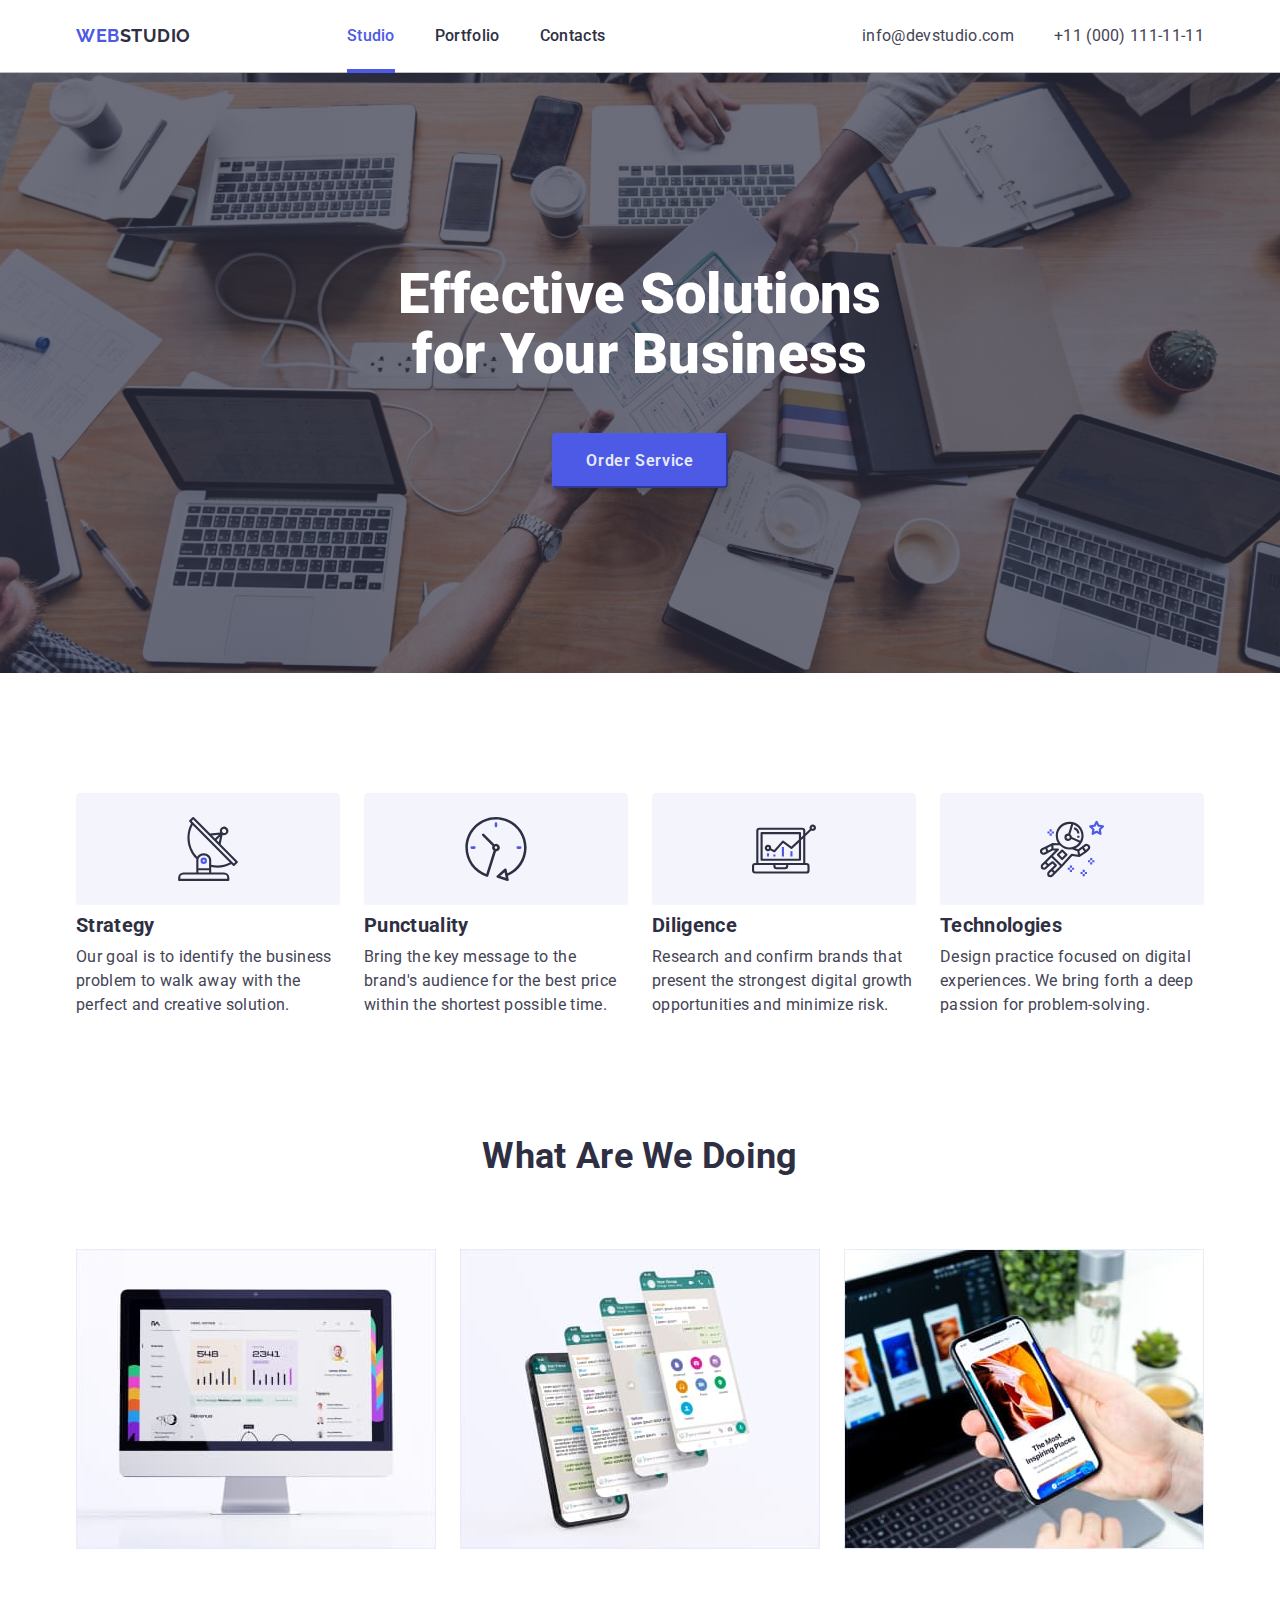
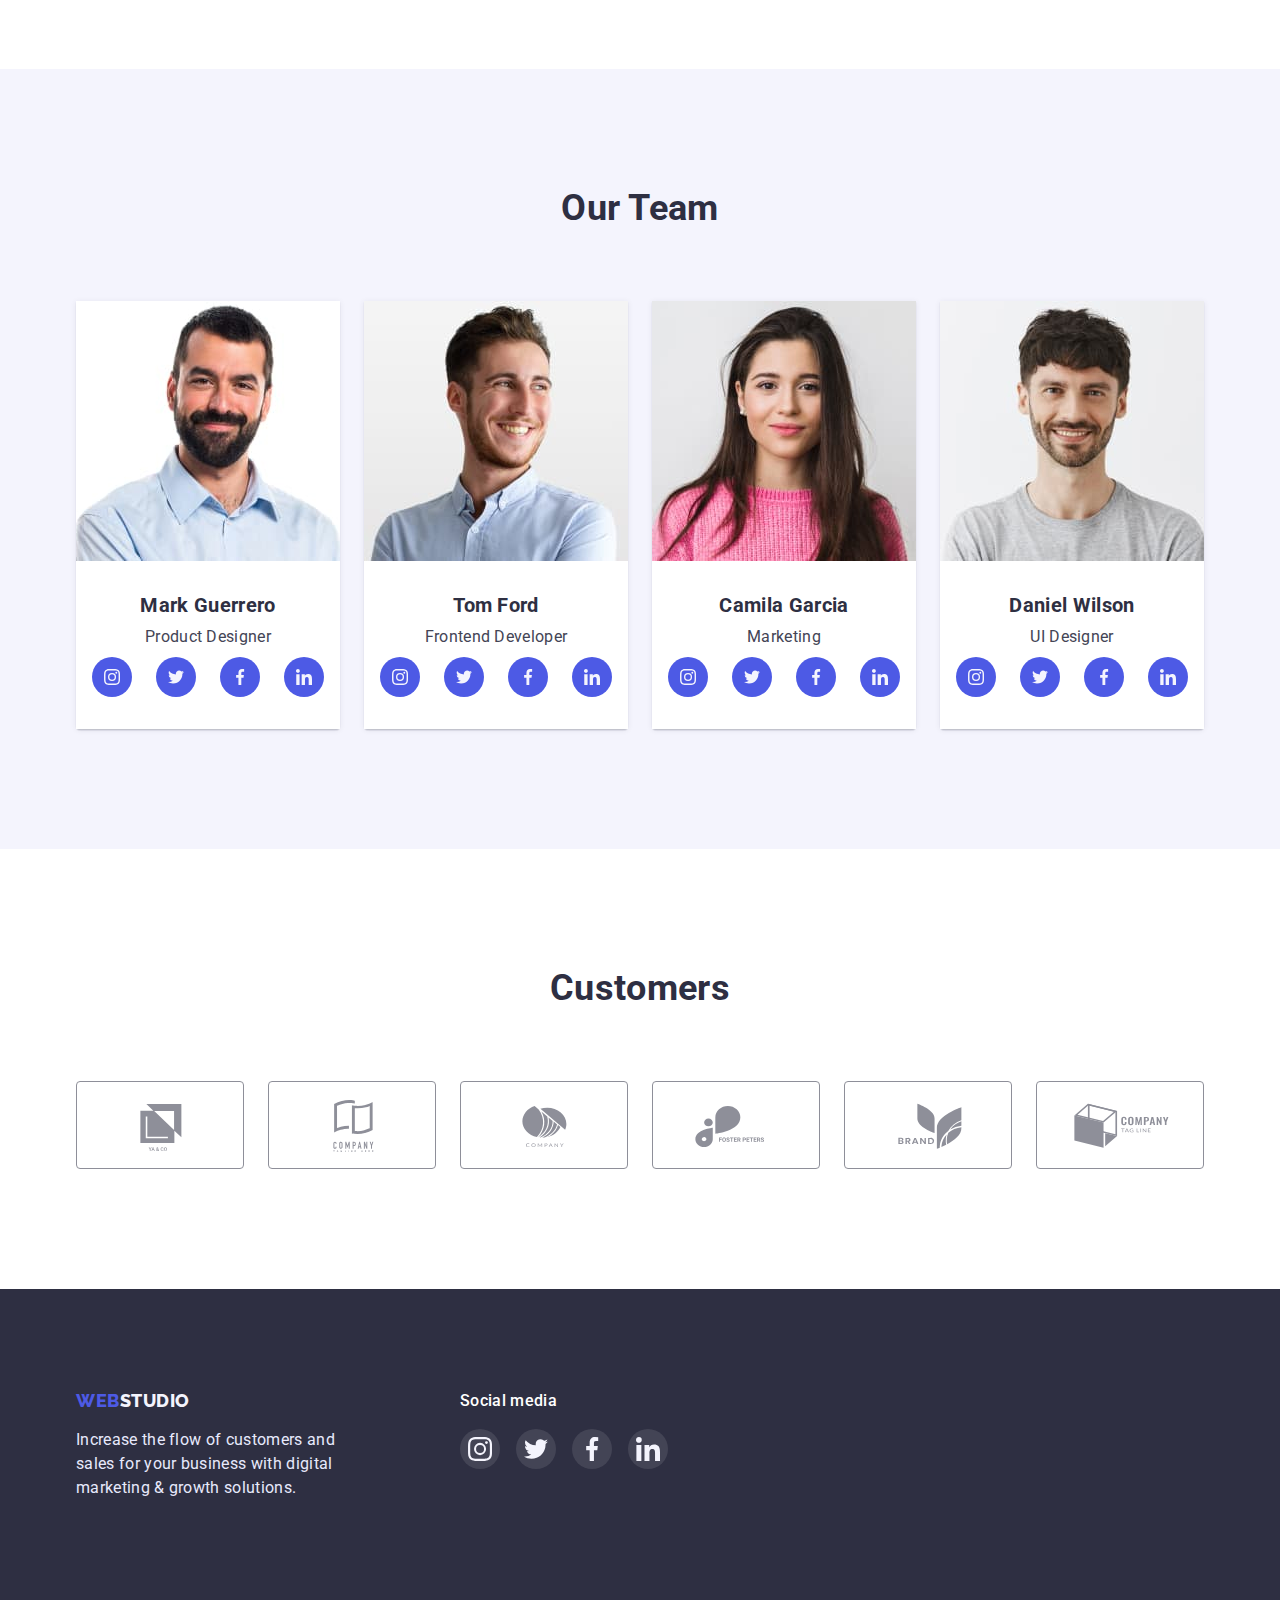
<file: index.html>
<!DOCTYPE html>
<html lang="en">
  <head>
    <meta charset="UTF-8" />
    <meta http-equiv="X-UA-Compatible" content="IE=edge" />
    <meta name="viewport" content="width=device-width, initial-scale=1.0" />
    <title>WEBSTUDIO-Lebedieva-5HW</title>
    <!-- file Normilize -->
    <link
      rel="stylesheet"
      href="https://cdnjs.cloudflare.com/ajax/libs/modern-normalize/1.1.0/modern-normalize.min.css" />
    <!-- file fonts -->
    <link rel="preconnect" href="https://fonts.googleapis.com" />
    <link rel="preconnect" href="https://fonts.gstatic.com" crossorigin />
    <link
      href="https://fonts.googleapis.com/css2?family=Raleway:wght@800&family=Roboto:wght@400;500;700;900&display=swap"
      rel="stylesheet" />
    <!-- file with styles -->
    <link rel="stylesheet" href="./css/styles.css" />
  </head>
  <body class="body">
    <!-- Header Section -->
    <header class="header">
      <div class="header-section container">
        <nav class="nav-section">
          <a class="logo link" href="./index.html">
            <span class="accent-logo">WEB</span>STUDIO</a
          >
          <ul class="site-nav list">
            <li>
              <a class="link-nav link current" href="./index.html">Studio</a>
            </li>
            <li>
              <a class="link-nav link" href="./portfolio.html">Portfolio</a>
            </li>
            <li><a class="link-nav link" href="#">Contacts</a></li>
          </ul>
        </nav>
        <ul class="contact-nav list">
          <li>
            <a
              class="link-contact link"
              href="mailto:info@devstudio.com"
              >info@devstudio.com</a
            >
          </li>
          <li>
            <a class="link-contact link" href="tel:+110001111111"
              >+11 (000) 111-11-11</a
            >
          </li>
        </ul>
      </div>
    </header>
    <main>
      <!-- Hero Section -->
      <section class="hero">
        <div class="container">
          <h1 class="hero-title">Effective Solutions for Your Business</h1>
          <button class="hero-button"  data-modal-open type="button">Order Service</button>
        </div>
      </section>
      <!-- Modal window -->
      <div data-modal class="backdrop is-hidden">
      <div class="modal">
        <button type="button" class="modal-close" data-modal-close>
           <svg class="modal-icon">
          <use href="./Images/icons.svg#close-modal"></use>
          </svg>
        </button>
      </div>
      </div>
      <!-- Benefits section -->
      <section class="benefit-section">
        <div class="container">
          <h2 class="visually-hidden">Benefits</h2>
          <ul class="benefit-list list">
            <li class="benefit-item">
              <div class="benefit-pictures">
                <svg class="benefit-icon">
                  <use href="./Images/icons.svg#antenna-1"></use>
                </svg>
              </div>
              <h3 class="title">Strategy</h3>
              <p class="text">
                Our goal is to identify the business problem to walk away with
                the perfect and creative solution.
              </p>
            </li>
            <li class="benefit-item">
              <div class="benefit-pictures">
                <svg class="benefit-icon">
                  <use href="./Images/icons.svg#clock-1"></use>
                </svg>
              </div>
              <h3 class="title">Punctuality</h3>
              <p class="text">
                Bring the key message to the brand's audience for the best price
                within the shortest possible time.
              </p>
            </li>
            <li class="benefit-item">
              <div class="benefit-pictures">
                <svg class="benefit-icon">
                  <use href="./Images/icons.svg#diagram-1"></use>
                </svg>
              </div>
              <h3 class="title">Diligence</h3>
              <p class="text">
                Research and confirm brands that present the strongest digital
                growth opportunities and minimize risk.
              </p>
            </li>
            <li class="benefit-item">
              <div class="benefit-pictures">
                <svg class="benefit-icon">
                  <use href="./Images/icons.svg#astronaut-1"></use>
                </svg>
              </div>
              <h3 class="title">Technologies</h3>
              <p class="text">
                Design practice focused on digital experiences. We bring forth a
                deep passion for problem-solving.
              </p>
            </li>
          </ul>
        </div>
      </section>
      <!-- What are we doing section -->
      <section class="section">
        <div class="container">
          <h2 class="title-wwd">What are we doing</h2>
          <ul class="wwd-list list">
            <li class="wwd-item">
              <img
                src="./Images/whatwedo/box1.jpg"
                alt="analityka"
                width="360"
                height="300" />
            </li>
            <li class="wwd-item">
              <img
                src="./Images/whatwedo/box2.jpg"
                alt="work with application"
                width="360"
                height="300" />
            </li>
            <li class="wwd-item">
              <img
                src="./Images/whatwedo/box3.jpg"
                alt="Adapting Technologies"
                width="360"
                height="300" />
            </li>
          </ul>
        </div>
      </section>
      <!-- Team Section -->
      <section class="section-team section">
        <div class="container">
          <h2 class="title-team">Our Team</h2>
          <ul class="team-list list">
            <li class="team-item">
              <img
                src="./Images/team/team-1.jpg"
                alt="Product Designer"
                width="264"
                height="260" />
              <div class="team-description">
                <h3 class="title">Mark Guerrero</h3>
                <p class="text">Product Designer</p>
                <ul class="team-social-list list">
                  <li class="team-social-item">
                    <a class="team-social-link link" href="#">
                      <svg class="team-social-icon">
                        <use href="./Images/icons.svg#instagram-2"></use>
                      </svg>
                    </a>
                  </li>
                  <li class="team-social-item">
                    <a class="team-social-link link" href="#">
                      <svg class="team-social-icon">
                        <use href="./Images/icons.svg#twitter-1"></use>
                      </svg>
                    </a>
                  </li>
                  <li class="team-social-item">
                    <a class="team-social-link link" href="#">
                      <svg class="team-social-icon">
                        <use href="./Images/icons.svg#facebook-1"></use>
                      </svg>
                    </a>
                  </li>
                  <li class="team-social-item">
                    <a class="team-social-link link" href="#">
                      <svg class="team-social-icon">
                        <use href="./Images/icons.svg#linkedin-1"></use>
                      </svg>
                    </a>
                  </li>
                </ul>
              </div>
            </li>
            <li class="team-item">
              <img
                src="./Images/team/team-2.jpg"
                alt="Frontend Developer"
                width="264"
                height="260" />
              <div class="team-description">
                <h3 class="title">Tom Ford</h3>
                <p class="text">Frontend Developer</p>
                <ul class="team-social-list list">
                  <li class="team-social-item">
                    <a class="team-social-link link" href="#">
                      <svg class="team-social-icon">
                        <use href="./Images/icons.svg#instagram-2"></use>
                      </svg>
                    </a>
                  </li>
                  <li class="team-social-item">
                    <a class="team-social-link link" href="#">
                      <svg class="team-social-icon">
                        <use href="./Images/icons.svg#twitter-1"></use>
                      </svg>
                    </a>
                  </li>
                  <li class="team-social-item">
                    <a class="team-social-link link" href="#">
                      <svg class="team-social-icon">
                        <use href="./Images/icons.svg#facebook-1"></use>
                      </svg>
                    </a>
                  </li>
                  <li class="team-social-item">
                    <a class="team-social-link link" href="#">
                      <svg class="team-social-icon">
                        <use href="./Images/icons.svg#linkedin-1"></use>
                      </svg>
                    </a>
                  </li>
                </ul>
              </div>
            </li>
            <li class="team-item">
              <img
                src="./Images/team/team-3.jpg"
                alt="Marketing Specialist"
                width="264"
                height="260" />
              <div class="team-description">
                <h3 class="title">Camila Garcia</h3>
                <p class="text">Marketing</p>
                <ul class="team-social-list list">
                  <li class="team-social-item">
                    <a class="team-social-link link" href="#">
                      <svg class="team-social-icon">
                        <use href="./Images/icons.svg#instagram-2"></use>
                      </svg>
                    </a>
                  </li>
                  <li class="team-social-item">
                    <a class="team-social-link link" href="#">
                      <svg class="team-social-icon">
                        <use href="./Images/icons.svg#twitter-1"></use>
                      </svg>
                    </a>
                  </li>
                  <li class="team-social-item">
                    <a class="team-social-link link" href="#">
                      <svg class="team-social-icon">
                        <use href="./Images/icons.svg#facebook-1"></use>
                      </svg>
                    </a>
                  </li>
                  <li class="team-social-item">
                    <a class="team-social-link link" href="#">
                      <svg class="team-social-icon">
                        <use href="./Images/icons.svg#linkedin-1"></use>
                      </svg>
                    </a>
                  </li>
                </ul>
              </div>
            </li>
            <li class="team-item">
              <img
                src="./Images/team/team-4.jpg"
                alt="UI Designer"
                width="264"
                height="260" />
              <div class="team-description">
                <h3 class="title">Daniel Wilson</h3>
                <p class="text">UI Designer</p>
                <ul class="team-social-list list">
                  <li class="team-social-item">
                    <a class="team-social-link link" href="#">
                      <svg class="team-social-icon">
                        <use href="./Images/icons.svg#instagram-2"></use>
                      </svg>
                    </a>
                  </li>
                  <li class="team-social-item">
                    <a class="team-social-link link" href="#">
                      <svg class="team-social-icon">
                        <use href="./Images/icons.svg#twitter-1"></use>
                      </svg>
                    </a>
                  </li>
                  <li class="team-social-item">
                    <a class="team-social-link link" href="#">
                      <svg class="team-social-icon">
                        <use href="./Images/icons.svg#facebook-1"></use>
                      </svg>
                    </a>
                  </li>
                  <li class="team-social-item">
                    <a class="team-social-link link" href="#">
                      <svg class="team-social-icon">
                        <use href="./Images/icons.svg#linkedin-1"></use>
                      </svg>
                    </a>
                  </li>
                </ul>
              </div>
            </li>
          </ul>
        </div>
      </section>
      <section class="section-client section">
        <div class="container">
          <h2 class="title-client">Customers</h2>
          <ul class="client-list list">
            <li class="client-item">
              <a class="client-item-link link currentColor" href="#">
                <svg class="clien-icon">
                  <use href="./Images/icons.svg#yaco"></use>
                </svg>
              </a>
            </li>
            <li class="client-item">
              <a class="client-item-link link" href="#">
                <svg class="clien-icon">
                  <use href="./Images/icons.svg#tagline"></use>
                </svg>
              </a>
            </li>
            <li class="client-item">
              <a class="client-item-link link" href="#">
                <svg class="clien-icon">
                  <use href="./Images/icons.svg#company"></use>
                </svg>
              </a>
            </li>
            <li class="client-item">
              <a class="client-item-link link" href="#">
                <svg class="clien-icon">
                  <use href="./Images/icons.svg#foster"></use>
                </svg>
              </a>
            </li>
            <li class="client-item">
              <a class="client-item-link link" href="#">
                <svg class="clien-icon">
                  <use href="./Images/icons.svg#brand"></use>
                </svg>
              </a>
            </li>
            <li class="client-item">
              <a class="client-item-link link" href="#">
                <svg class="clien-icon">
                  <use href="./Images/icons.svg#tagline2"></use>
                </svg>
              </a>
            </li>
          </ul>
        </div>
      </section>
    </main>
    <!-----Footer------>
    <footer class="footer">
      <div class="footer-section container">
        <div class="footer-information">
          <a class="logo link" href="./index.html">
            <span class="accent-logo">WEB</span>STUDIO</a
          >
          <p class="footer-text">
            Increase the flow of customers and sales for your business with
            digital marketing & growth solutions.
          </p>
        </div>
        <div class="footer-social">
          <p class="text">Social media</p>
          <ul class="footer-social-list list">
            <li class="footer-social-item">
              <a class="footer-social-link link" href="#">
                <svg class="footer-social-icon">
                  <use href="./Images/icons.svg#instagram-2"></use>
                </svg>
              </a>
            </li>
            <li class="footer-social-item">
              <a class="footer-social-link link" href="#">
                <svg class="footer-social-icon">
                  <use href="./Images/icons.svg#twitter-1"></use>
                </svg>
              </a>
            </li>
            <li class="footer-social-item">
              <a class="footer-social-link link" href="#">
                <svg class="footer-social-icon">
                  <use href="./Images/icons.svg#facebook-1"></use>
                </svg>
              </a>
            </li>
            <li class="footer-social-item">
              <a class="footer-social-link link" href="#">
                <svg class="footer-social-icon">
                  <use href="./Images/icons.svg#linkedin-1"></use>
                </svg>
              </a>
            </li>
          </ul>
        </div>
      </div>
    </footer>
   <script src="./js/modal.js"></script>
  </body>
</html>
</file>
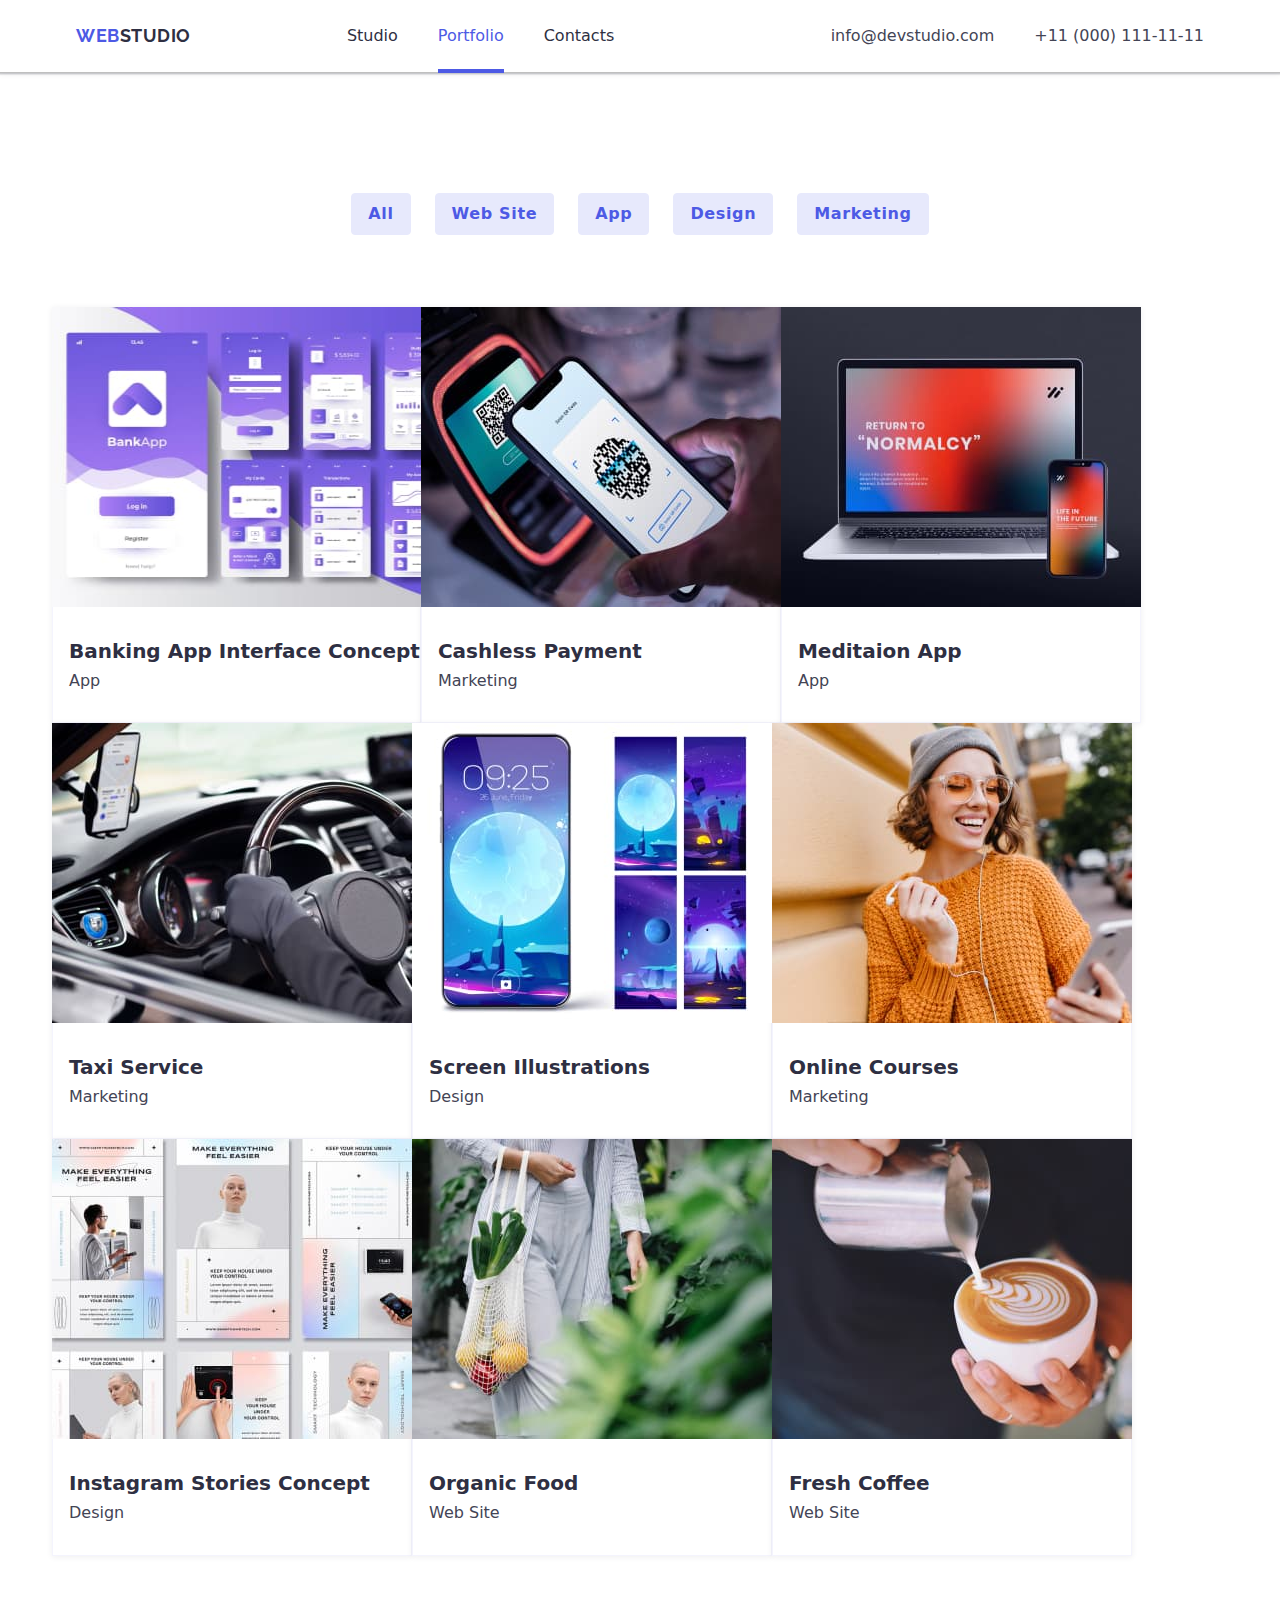
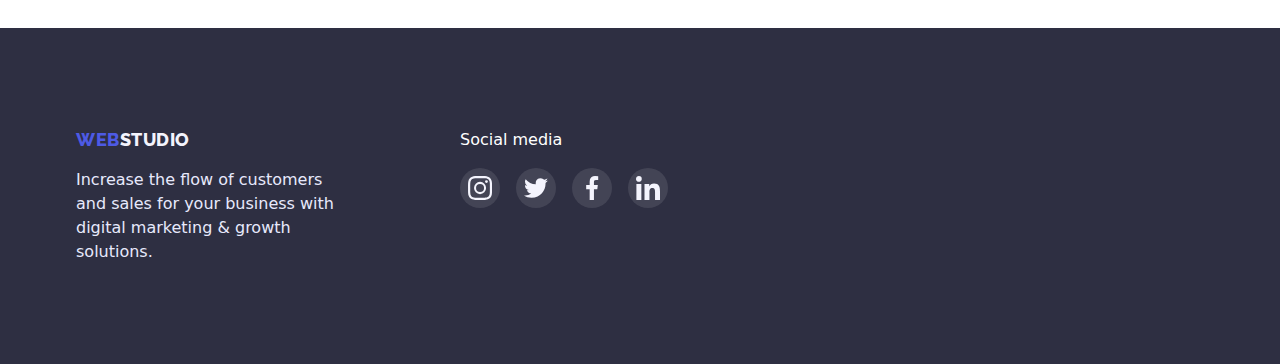
<file: portfolio.html>
<!DOCTYPE html>
<html lang="en">
  <head>
    <meta charset="UTF-8" />
    <meta http-equiv="X-UA-Compatible" content="IE=edge" />
    <meta name="viewport" content="width=device-width, initial-scale=1.0" />
    <title>Portfolio-Lebedieva-5HW</title>
    <!-- file Normilize -->
    <link rel="stylesheet" href="https://cdnjs.cloudflare.com/ajax/libs/modern-normalize/1.1.0/modern-normalize.min.css">
   <!-- file fonts -->
    <link rel="preconnect" href="https://fonts.googleapis.com">
    <link rel="preconnect" href="https://fonts.gstatic.com" crossorigin>
    <link href="https://fonts.googleapis.com/css2?family=Raleway:wght@800&family=Roboto:wght@400;500;700;900&display=swap" rel="stylesheet">
    <!-- file with styles -->
    <link rel="stylesheet" href="./css/styles.css">
  </head>
    <!-- Header Section -->
    <header class="header">
      <div class="header-section container">
      <nav class="nav-section">
        <a class="logo link" href="./index.html"> <span class="accent-logo">WEB</span>STUDIO</a>
        <ul class="site-nav list">
          <li><a class="link-nav link" href="./index.html">Studio</a></li>
          <li><a class="link-nav link current" href="./portfolio.html">Portfolio</a></li>
          <li><a class="link-nav link" href="#">Contacts</a></li>
        </ul>
      </nav>
      <ul class="contact-nav list">
        <li><a class="link-contact link" href="mailto:info@devstudio.com">info@devstudio.com</a></li>
        <li><a class="link-contact link" href="tel:+110001111111">+11 (000) 111-11-11</a></li>
      </ul>
      </div>
    </header>
<main> 
 <h1 class="portfolio-title visually-hidden">Our portfolio</h1>
    <!-- Section Filters -->
 <section class="section">
   <div class="container">
<ul class="filters-list list">
    <li class="filters-item"><button class="button" type="button">All</button></li>
    <li class="filters-item"><button class="button" type="button">Web Site</button></li>
    <li class="filters-item"><button class="button" type="button">App</button></li>
    <li class="filters-item"><button class="button" type="button">Design</button></li>
    <li class="filters-item"><button class="button" type="button">Marketing</button></li>
</ul>
  <ul class="progect-list list">
      <li class="progect-item">
      <a class="progect-link link" href="#">
      <div class="progect-box">
      <img src="./Images/Portfolio/bank_app.jpg" alt="Banking App Interface Concept"
      width="360"
      height="300">
      <div class="overlay-thumb">
        <p class="overlay-text">14 Stylish and User-Friendly App Design Concepts · Task Manager App · Calorie Tracker App · Exotic Fruit Ecommerce App · Cloud Storage App
        </p>
    </div>
    </div>
      <div class="progect-description">
      <h3 class="title">Banking App Interface Concept</h3>
      <p class="text">App</p>
      </div>
    </a>
    </li>
    <li class="progect-item">
      <a class="progect-link link" href="#">
      <div class="progect-box">
      <img src="./Images/Portfolio/qrkod.jpg" alt="Cashless Payment"
      width="360"
      height="300">
      <div class="overlay-thumb">
        <p class="overlay-text">14 Stylish and User-Friendly App Design Concepts · Task Manager App · Calorie Tracker App · Exotic Fruit Ecommerce App · Cloud Storage App
        </p>
    </div>
    </div>
      <div class="progect-description">
      <h3 class="title">Cashless Payment</h3>
      <p class="text">Marketing</p>
      </div>
    </a>
    </li>
    <li class="progect-item">
      <a class="progect-link link" href="#">
      <div class="progect-box">
      <img src="./Images/Portfolio/meditation_app.jpg" alt="Meditaion App"
      width="360"
      height="300">
      <div class="overlay-thumb">
        <p class="overlay-text">14 Stylish and User-Friendly App Design Concepts · Task Manager App · Calorie Tracker App · Exotic Fruit Ecommerce App · Cloud Storage App
        </p>
    </div>
    </div>
      <div class="progect-description">
      <h3 class="title">Meditaion App</h3>
      <p class="text link">App</p>
      </div>
    </a>
    </li>
    <li class="progect-item">
      <a class="progect-link link" href="#">
      <div class="progect-box">
      <img src="./Images/Portfolio/taxi_service.jpg" alt="Taxi Service"
      width="360"
      height="300">
      <div class="overlay-thumb">
        <p class="overlay-text">14 Stylish and User-Friendly App Design Concepts · Task Manager App · Calorie Tracker App · Exotic Fruit Ecommerce App · Cloud Storage App
        </p>
    </div>
    </div>
      <div class="progect-description">
      <h3 class="title">Taxi Service</h3>
      <p class="text">Marketing</p>
      </div>
    </a>
    </li>
    <li class="progect-item">
      <a class="progect-link link" href="#">
      <div class="progect-box">
      <img src="./Images/Portfolio/screen_ill.jpg" alt="Screen Illustrations"
      width="360"
      height="300">
      <div class="overlay-thumb">
        <p class="overlay-text">14 Stylish and User-Friendly App Design Concepts · Task Manager App · Calorie Tracker App · Exotic Fruit Ecommerce App · Cloud Storage App
        </p>
    </div>
    </div>
      <div class="progect-description">
      <h3 class="title">Screen Illustrations</h3>
      <p class="text">Design</p>
      </div>
    </a>
    </li>
    <li class="progect-item">
      <a class="progect-link link" href="#">
        <div class="progect-box">
      <img src="./Images/Portfolio/online_course.jpg" alt="Online Courses"
      width="360"
      height="300">
      <div class="overlay-thumb">
        <p class="overlay-text">14 Stylish and User-Friendly App Design Concepts · Task Manager App · Calorie Tracker App · Exotic Fruit Ecommerce App · Cloud Storage App
        </p>
    </div>
    </div>
      <div class="progect-description">
      <h3 class="title">Online Courses</h3>
      <p class="text">Marketing</p>
      </div>
    </a>
    </li>
    <li class="progect-item">
      <a class="progect-link link" href="#">
      <div class="progect-box">
      <img src="./Images/Portfolio/instagram_consept.jpg" alt="Instagram Stories Concept"
      width="360"
      height="300">
      <div class="overlay-thumb">
        <p class="overlay-text">14 Stylish and User-Friendly App Design Concepts · Task Manager App · Calorie Tracker App · Exotic Fruit Ecommerce App · Cloud Storage App
        </p>
    </div>
    </div>
      <div class="progect-description">
      <h3 class="title">Instagram Stories Concept</h3>
      <p class="text">Design</p>
      </div>
    </a>
    </li>
    <li class="progect-item">
      <a class="progect-link link" href="#">
      <div class="progect-box">
      <img src="./Images/Portfolio/organic_food.jpg" alt="Organic Food"
      width="360"
      height="300">
      <div class="overlay-thumb">
        <p class="overlay-text">14 Stylish and User-Friendly App Design Concepts · Task Manager App · Calorie Tracker App · Exotic Fruit Ecommerce App · Cloud Storage App
        </p>
    </div>
    </div>
      <div class="progect-description">
      <h3 class="title">Organic Food</h3>
      <p class="text">Web Site</p>
      </div>
    </a>
    </li>
    <li class="progect-item">
      <a class="progect-link link" href="#">
      <div class="progect-box">
      <img src="./Images/Portfolio/fresh_coffe.jpg" alt="Fresh Coffee"
      width="360"
      height="300">
      <div class="overlay-thumb">
        <p class="overlay-text">14 Stylish and User-Friendly App Design Concepts · Task Manager App · Calorie Tracker App · Exotic Fruit Ecommerce App · Cloud Storage App
        </p>
    </div>
    </div>
      <div class="progect-description">
      <h3 class="title">Fresh Coffee</h3>
      <p class="text">Web Site</p>
      </div>
    </a>
    </li>
  </ul>
  </div>
 </section>
</main>
  <!-- Footer -->
      <footer class="footer">
        <div class="footer-section container">
        <div class="footer-information">
        <a class="logo link" href="./index.html"> <span class="accent-logo">WEB</span>STUDIO</a>
        <p class="footer-text">Increase the flow of customers and sales for your business with digital marketing & growth solutions.</p>
        </div>
        <div class="footer-social">
          <p class="text">Social media</p>
          <ul class="footer-social-list list">
             <li class="footer-social-item">
                <a class="footer-social-link link" href="#">
                  <svg class="footer-social-icon">
                  <use href="./Images/icons.svg#instagram-2"></use>
                </svg>
                </a>
              </li>
              <li class="footer-social-item">
                <a class="footer-social-link link" href="#">
                  <svg class="footer-social-icon">
                  <use href="./Images/icons.svg#twitter-1"></use>
                </svg>
                </a>
              </li>
              <li class="footer-social-item">
                <a class="footer-social-link link" href="#">
                  <svg class="footer-social-icon">
                  <use href="./Images/icons.svg#facebook-1"></use>
                </svg>
                </a>
              </li>
              <li class="footer-social-item">
                <a class="footer-social-link link" href="#">
                  <svg class="footer-social-icon">
                  <use href="./Images/icons.svg#linkedin-1"></use>
                </svg>
                </a>
              </li>
          </ul>
        </div>
      </div>
      </footer>
  </body>
</html>
</file>
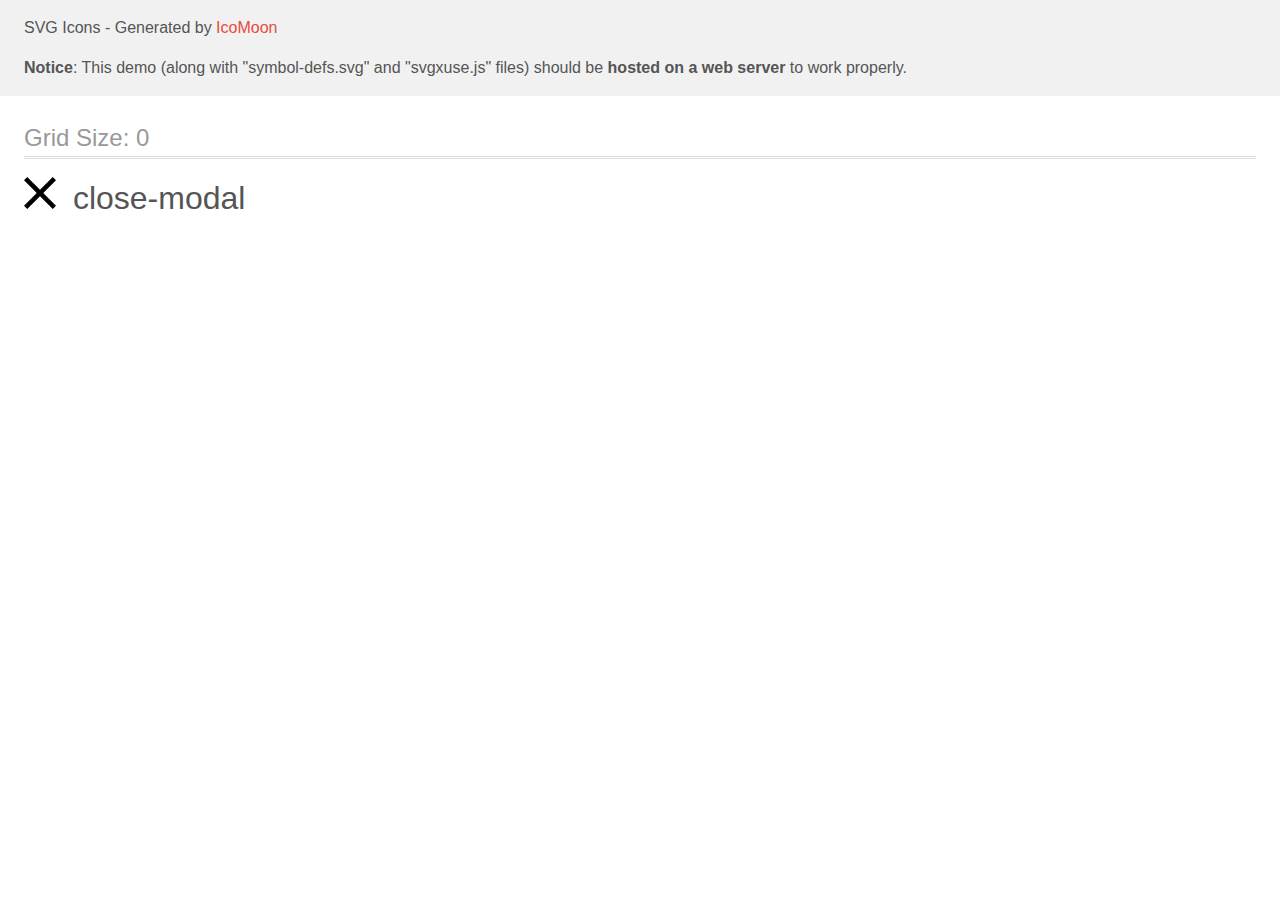
<file: icomoon (1) 2/demo-external-svg.html>
<!doctype html>
<html>
<head>
    <title>IcoMoon - SVG Icons</title>
    <meta charset="utf-8">
    <meta name="viewport" content="width=device-width, initial-scale=1">
    <link rel="stylesheet" href="demo-files/demo.css">
    <link rel="stylesheet" href="style.css">
</head>
<body>
<header class="bgc1 clearfix">
<div class="mhl">
    <p>SVG Icons - Generated by <a href="https://icomoon.io/app">IcoMoon</a></p><p><strong>Notice</strong>: This demo (along with "symbol-defs.svg" and "svgxuse.js" files) should be <b>hosted on a web server</b> to work properly.</p>
</div>
</header>
    <div class="clearfix mhl ptl">
        <h1 class="mvm mtn fgc1">Grid Size: 0</h1>
        <div class="glyph fs1">
            <div class="clearfix pbs">
                <svg class="icon close-modal"><use xlink:href="symbol-defs.svg#close-modal"></use></svg><span class="name"> close-modal</span>
            </div>
        </div>
  </div>
<script defer src="svgxuse.js"></script>
</body>
</html>
</file>
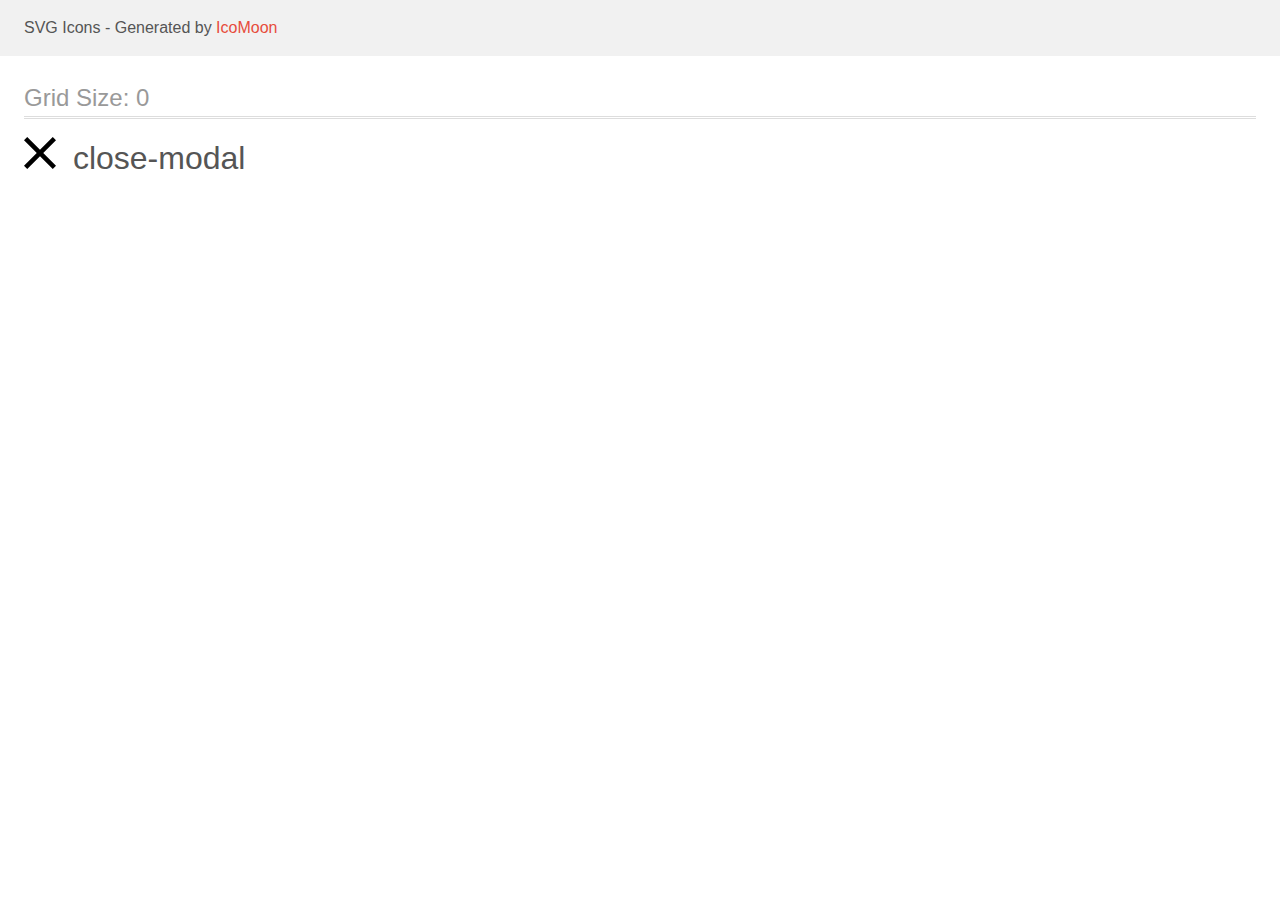
<file: icomoon (1) 2/demo.html>
<!doctype html>
<html>
<head>
    <title>IcoMoon - SVG Icons</title>
    <meta charset="utf-8">
    <meta name="viewport" content="width=device-width, initial-scale=1">
    <link rel="stylesheet" href="demo-files/demo.css">
    <link rel="stylesheet" href="style.css">
</head>
<body>
<svg aria-hidden="true" style="position: absolute; width: 0; height: 0; overflow: hidden;" version="1.1" xmlns="http://www.w3.org/2000/svg" xmlns:xlink="http://www.w3.org/1999/xlink">
<defs>
<symbol id="close-modal" viewBox="0 0 32 32">
<path d="M32 3.223l-3.223-3.223-12.777 12.777-12.777-12.777-3.223 3.223 12.777 12.777-12.777 12.777 3.223 3.223 12.777-12.777 12.777 12.777 3.223-3.223-12.777-12.777 12.777-12.777z"></path>
</symbol>
</defs>
</svg>

<header class="bgc1 clearfix">
<div class="mhl">
    <p>SVG Icons - Generated by <a href="https://icomoon.io/app">IcoMoon</a></p>
</div>
</header>
    <div class="clearfix mhl ptl">
        <h1 class="mvm mtn fgc1">Grid Size: 0</h1>
        <div class="glyph fs1">
            <div class="clearfix pbs">
                <svg class="icon close-modal"><use xlink:href="#close-modal"></use></svg><span class="name"> close-modal</span>
            </div>
        </div>
  </div>
<script defer src="svgxuse.js"></script>
</body>
</html>
</file>
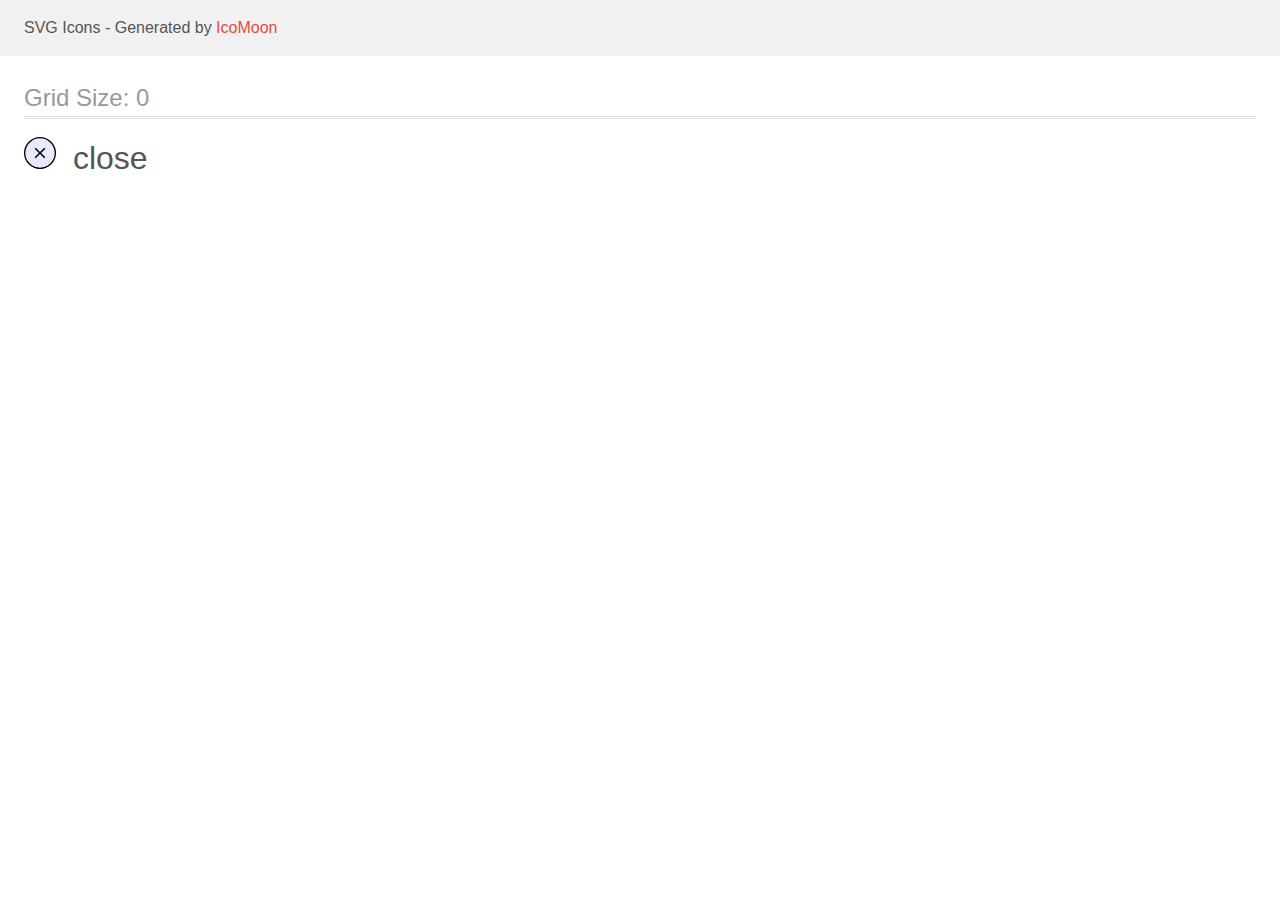
<file: icomoon 2/demo.html>
<!doctype html>
<html>
<head>
    <title>IcoMoon - SVG Icons</title>
    <meta charset="utf-8">
    <meta name="viewport" content="width=device-width, initial-scale=1">
    <link rel="stylesheet" href="demo-files/demo.css">
    <link rel="stylesheet" href="style.css">
</head>
<body>
<svg aria-hidden="true" style="position: absolute; width: 0; height: 0; overflow: hidden;" version="1.1" xmlns="http://www.w3.org/2000/svg" xmlns:xlink="http://www.w3.org/1999/xlink">
<defs>
<symbol id="close" viewBox="0 0 32 32">
<path fill="#e7e9fc" style="fill: var(--color1, #e7e9fc)" d="M32 16c0 8.837-7.163 16-16 16s-16-7.163-16-16c0-8.837 7.163-16 16-16s16 7.163 16 16z"></path>
<path fill="none" stroke="#000" style="stroke: var(--color2, #000)" stroke-linejoin="miter" stroke-linecap="butt" stroke-miterlimit="4" stroke-width="1.3333" d="M31.333 16c0 8.468-6.865 15.333-15.333 15.333s-15.333-6.865-15.333-15.333c0-8.468 6.865-15.333 15.333-15.333s15.333 6.865 15.333 15.333z"></path>
<path fill="#000" style="fill: var(--color2, #000)" d="M21.333 11.741l-1.074-1.074-4.259 4.259-4.259-4.259-1.074 1.074 4.259 4.259-4.259 4.259 1.074 1.074 4.259-4.259 4.259 4.259 1.074-1.074-4.259-4.259 4.259-4.259z"></path>
</symbol>
</defs>
</svg>

<header class="bgc1 clearfix">
<div class="mhl">
    <p>SVG Icons - Generated by <a href="https://icomoon.io/app">IcoMoon</a></p>
</div>
</header>
    <div class="clearfix mhl ptl">
        <h1 class="mvm mtn fgc1">Grid Size: 0</h1>
        <div class="glyph fs1">
            <div class="clearfix pbs">
                <svg class="icon close"><use xlink:href="#close"></use></svg><span class="name"> close</span>
            </div>
        </div>
  </div>
<script defer src="svgxuse.js"></script>
</body>
</html>
</file>
<file: css/styles.css>
/* css changes */
:root {
  --primary-text-color: rgba(67, 68, 85, 1);
  --title-text-color: rgba(46, 47, 66, 1);
  --accent-text-color: rgba(231, 233, 252, 1);
  --brand-text-color: rgba(77, 90, 229, 1);
  --accent-section-color: rgba(244, 244, 253, 1);
  --button-accent-color: rgba(64, 75, 191, 1);
  --current-color-clients: rgba(142, 143, 153, 1);
  --transition: 250ms cubic-bezier(0.4, 0, 0.2, 1);
}

*,
*::before,
*::after {
  box-sizing: border-box;
}

/* ==Скидання стилів== */

h1,
h2,
h3,
h4,
h5,
h6,
p {
  margin-top: 0;
  margin-bottom: 0;
}

ul {
  margin-top: 0;
  margin-bottom: 0;
  padding-left: 0;
}

img {
  display: block;
  width: 100%;
}

/* ==General box-container for all section== */
.container {
  max-width: 1158px;
  margin: 0 auto;
  padding-left: 15px;
  padding-right: 15px;
}

.body {
  background: rgb(255, 255, 255);
  color: var(--primary-text-color);
  font-family: "Roboto", sans-serif;
  letter-spacing: 0.02em;
}

.list {
  list-style: none;
}

.link {
  text-decoration: none;
}

/* ==HEADER== */

.header {
  padding-top: 24px;
  padding-bottom: 24px;
  border-bottom: 1px solid rgba(0, 0, 0, 0.25);
  box-shadow: 0px 2px 1px rgba(46, 47, 66, 0.08),
    0px 1px 1px rgba(46, 47, 66, 0.16), 0px 1px 6px rgba(46, 47, 66, 0.08);
}

.header-section {
  display: flex;
  align-items: center;
}

.nav-section {
  display: flex;
  align-items: center;
}

/* ==Логотип== */
.logo {
  color: var(--title-text-color);
  font-family: "Raleway", sans-serif;
  font-weight: 700;
  font-size: 18px;
  line-height: 1.33;
  letter-spacing: 0.03em;
  margin-right: 156px;
}

.accent-logo {
  color: var(--brand-text-color);
}

.accent-logo:active {
  color: var(--brand-text-color);
}

.site-nav {
  display: flex;
}

/* ==Навігація по сторінкам */
.link-nav {
  color: var(--title-text-color);
  font-weight: 500;
  font-size: 16px;
  line-height: 1.5;

  transition: color var(--transition);
}

.link-nav:hover,
.link-nav:focus {
  color: var(--brand-text-color);
}

a.current {
  position: relative;
  color: var(--brand-text-color);
}

a.current::after {
  content: '';

  position: absolute;
  left: 0;
  bottom: -28px;

  display: block;
  width: 100%;
  height: 4px;
  background-color: var(--brand-text-color);
}

.site-nav,
.link-nav {
  margin-right: 40px;
}

/* ==Навігація по контактам== */

.contact-nav {
  display: flex;
  margin-left: auto;
}

.link-contact {
  color: var(--primary-text-color);
  font-size: 16px;
  line-height: 1.5;
  margin-left: 40px;

  transition: color var(--transition);
}

.link-contact:hover,
.link-contact:focus {
  color: var(--brand-text-color);
}

/* ===MAIN=== */

/* ==Hero Section== */
.hero {
  max-width: 1440px;
  max-height: 600px;
  margin-left: auto;
  margin-right: auto;
  background-color: var(--title-text-color);
  background-image: url(../Images/hero/people-office\ 1.jpg);
  background-repeat: no repeat;
  background-position: center;
  background-size: cover;
  background-image: linear-gradient(
      to right,
      rgba(46, 47, 66, 0.7),
      rgba(46, 47, 66, 0.7)),
    url(../Images/hero/people-office\ 1.jpg);
  padding-top: 192px;
  padding-bottom: 292px;
  text-align: center;
}

.hero-title {
  color: rgb(255, 255, 255);
  font-weight: 900;
  font-size: 56px;
  line-height: 1.07;
  max-width: 492px;
  display: block;
  margin: auto;
  margin-bottom: 48px;
}

.hero-button {
  color: var(--accent-text-color);
  min-width: 170px;
  font-family: inherit;
  font-weight: 600;
  font-size: 16px;
  line-height: 1.19;
  align-items: center;
  letter-spacing: 0.04em;
  background-color: var(--brand-text-color);
  border-color: var(--brand-text-color);
  cursor: pointer;
  box-shadow: 0px 4px 4px rgba(0, 0, 0, 0.15);
  border-radius: 4px;
  padding: 16px 32px;

  transition: background-color var(--transition);
}

.hero-button:hover,
.hero-button:focus {
  background-color: var(--button-accent-color);
}

/* == Modal Window == */
.backdrop {
position: fixed;
top: 0;
left: 0;
width: 100%;
height: 100%;
background-color: rgba(46, 47, 66, 0.4);
transition: visibility 500ms, opacity 500ms;
}

.backdrop.is-hidden {
  opacity: 0;
  pointer-events: none;
  transition: visibility 100ms, opacity 100ms;
}

.modal {
  position: absolute;
  top: 50%;
  left: 50%;
  transform: translate(-50%, -50%);

  width: 408px;
  height: 576px;
  padding: 24px;

  background: #FCFCFC;
  box-shadow: 0px 1px 1px rgba(0, 0, 0, 0.14), 
  0px 1px 3px rgba(0, 0, 0, 0.12), 
  0px 2px 1px rgba(0, 0, 0, 0.2);
  border-radius: 4px;

  transition: visibility 500ms, opacity 500ms;
}

.modal-close {
  display: flex;
  justify-content: center;
  align-items: center;
  margin-left: auto;
  width: 24px;
  height: 24px;
  border-radius: 50%;
  border:  1px solid rgba(0, 0, 0, 0.1); ;
  background-color: var(--accent-text-color);
  cursor: pointer;
  transition: visibility 500ms, opacity 500ms;
}

/* ==Benefit Section== */

.visually-hidden {
  position: absolute;
  width: 1px;
  height: 1px;
  margin: -1px;
  border: 0;
  padding: 0;

  white-space: nowrap;
  clip-path: inset(100%);
  clip: rect(0 0 0 0);
  overflow: hidden;
}
/* ==Для всіх секцій== */

.section {
  padding-top: 120px;
  padding-bottom: 120px;
}

/* ==Для іконок== */

.benefit-icon {
  width: 64px;
  height: 64px;
}

.benefit-pictures {
  width: 264px;
  height: 112px;
  display: flex;
  justify-content: center;
  align-items: center;
  background-repeat: no-repeat;
  background-position: center;
  background-color: var(--accent-section-color);
  border-radius: 4px;
  margin-bottom: 8px;
}

.benefit-section {
  padding-top: 120px;
}

.benefit-list {
  display: flex;
}

.benefit-list > .benefit-item {
  flex-basis: calc(100% / 4);
}

.benefit-item:not(:first-child) {
  margin-left: 24px;
}

.benefit-list .title {
  color: var(--title-text-color);
  font-size: 20px;
  line-height: 1.2;
  margin-bottom: 8px;
}

.benefit-list .text {
  font-size: 16px;
  line-height: 1.5;
}

/* ==WWD Section== */

.title-wwd,
.title-team {
  color: var(--title-text-color);
  font-size: 36px;
  line-height: 1.11;
  text-align: center;
  text-transform: capitalize;
  margin-bottom: 72px;
}
.wwd-list {
  display: flex;
}

.wwd-list > .wwd-item {
  flex-basis: calc(100% / 3);
}

.wwd-item:not(:first-child) {
  margin-left: 24px;
}

/* ==Team Section== */

.section-team {
  background-color: var(--accent-section-color);
}

.team-list {
  display: flex;
}

.team-list > .team-item {
  flex-basis: calc(100% / 4);
}

.team-item:not(:first-child) {
  margin-left: 24px;
}

.team-item {
  box-shadow: 0px 1px 6px rgba(46, 47, 66, 0.08),
    0px 1px 1px rgba(46, 47, 66, 0.16), 0px 2px 1px rgba(46, 47, 66, 0.08);
  border-radius: 0px 0px 4px 4px;
}

.team-description {
  background-color: rgb(255, 255, 255);
  padding-top: 32px;
  padding-bottom: 32px;
  text-align: center;
}

.team-list .title {
  color: var(--title-text-color);
  font-size: 20px;
  line-height: 1.2;
  margin-bottom: 8px;
}

.team-list .text {
  font-size: 16px;
  line-height: 1.5;
  margin-bottom: 8px;
}

/* ==Team social icons== */

.team-social-list {
  display: flex;
  width: 232px;
  margin-left: auto;
  margin-right: auto;
  justify-content: space-between;
}

.team-social-icon {
  width: 16px;
  height: 16px;
}

.team-social-link {
  width: 40px;
  height: 40px;
  display: flex;
  justify-content: center;
  align-items: center;
  background-repeat: no-repeat;
  background-position: center;
  background-size: contain;
  background-color: var(--brand-text-color);
  border-radius: 50%;
  transition: background-color var(--transition);
}

.team-social-link:hover,
.team-social-link:focus {
  background-color: var(--button-accent-color);
}

/* ===Client==== */

.title-client {
  color: var(--title-text-color);
  font-size: 36px;
  line-height: 1.1;
  text-align: center;
  text-transform: capitalize;
  margin-bottom: 72px;
}

.client-list {
  display: flex;
  justify-content: center;
}

.client-item:not(:last-child) {
  margin-right: 24px;
}

.client-item-link {
  display: flex;
  justify-content: center;
  align-items: center;
  background-repeat: no-repeat;
  background-position: center;
  background-size: contain;
  width: 168px;
  height: 88px;
  border: 1px solid var(--current-color-clients);
  border-radius: 4px;
  color: var(--current-color-clients);
  transition: border-color var(--transition);
}

.clien-icon {
  width: 104px;
  height: 56px;
  fill: currentColor;
  transition: color var(--transition);
}

.client-item-link:hover,
.client-item-link:focus,
.client-icon:hover,
.client-icon:focus {
  border-color: var(--button-accent-color);
  color: var(--button-accent-color);
}

/*=== Footer=== */
.footer {
  background-color: var(--title-text-color);
}

.footer-section {
  display: flex;
  justify-content: flex-start;
  padding-top: 100px;
  padding-bottom: 100px;
}

.footer-information {
  width: 264px;
  justify-content: flex-start;
  margin-right: 120px;
}

.footer-text {
  color: var(--accent-text-color);
  font-size: 16px;
  line-height: 1.5;
  margin-top: 16px;
}

.footer-section .logo {
  color: var(--accent-section-color);
  font-family: "Raleway", sans-serif;
  font-weight: 800;
  font-size: 18px;
  line-height: 1.33;
  letter-spacing: 0.03em;
}

.accent-logo {
  color: var(--brand-text-color);
}

/* ==footer social icons== */

.footer-social .text {
  display: block;
  color: rgb(255, 255, 255, 1);
  font-weight: 500;
  font-size: 16px;
  line-height: 1.5;
  margin-bottom: 16px;
}

.footer-social-list {
  display: flex;
  width: 208px;
  justify-content: space-between;
}

.footer-social-icon {
  width: 24px;
  height: 24px;
}

.footer-social-link {
  width: 40px;
  height: 40px;
  display: flex;
  justify-content: center;
  align-items: center;
  background-repeat: no-repeat;
  background-position: center;
  background-size: contain;
  background-color: rgba(255, 255, 255, 0.1);
  border-radius: 50%;
  transition: color var(--transition);
}

.footer-social-link:hover,
.footer-social-link:focus {
  background-color: rgba(49, 208, 170, 1);
}

/*======PORTFOLIO===== */

/* ==Filters button== */

.filters-list {
  display: flex;
  margin-bottom: 72px;
  justify-content: center;
}

.filters-item:not(:first-child) {
  margin-left: 24px;
}

.filters-list .button {
  color: var(--brand-text-color);
  font-family: inherit;
  font-weight: 600;
  font-size: 16px;
  line-height: 1.5;
  letter-spacing: 0.04em;
  background-color: var(--accent-text-color);
  cursor: pointer;
  border-radius: 4px;
  border: 1px solid;
  border-color: var(--accent-text-color);
  padding: 8px 16px;
  transition: color var(--transition), border-color var(--transition),
  background-color var(--transition), box-shadow var(--transition);
}

.filters-list .button:hover,
.filters-list .button:focus {
  color: var(--accent-text-color);
  background-color: var(--brand-text-color);
  border-color: var(--brand-text-color);
  box-shadow: 0px 3px 1px rgba(0, 0, 0, 0.1), 0px 2px 1px rgba(0, 0, 0, 0.08),
    0px 2px 2px rgba(0, 0, 0, 0.12);
}

/* ==Progects== */
.progect-box {
  position: relative;
  overflow: hidden;
}

.overlay-thumb {
  position: absolute;
  top: 0;
  left: 0;
  width: 100%;
  height: 100%;
  transform: translateY(101%);
  background-color: var(--brand-text-color);
  overflow: auto;
  padding: 40px 32px;
  transition: var(--transition);
}

.overlay-text {
  color: var(--accent-section-color);
  size: 16px;
  line-height: 1.5;
}

.progect-list {
  display: flex;
  flex-wrap: wrap;
  margin-bottom: -48px;
  margin-left: -24px;
}

.progect-link {
  display: block;
  box-shadow: 0px 1px 6px rgba(46, 47, 66, 0.08);
  transition: box-shadow var(--transition);
}

.progect-link:hover,
.progect-link:focus {
  box-shadow: 0px 1px 6px rgba(46, 47, 66, 0.08),
    0px 1px 1px rgba(46, 47, 66, 0.16), 0px 2px 1px rgba(46, 47, 66, 0.08);
}

.progect-link:hover .overlay-thumb,
.progect-link:focus .overlay-thumb {
  transform: translateY(0);
}

.progect-description {
  background-color: rgb(255, 255, 255);
  border: 0.5px solid #f4f4fd;
  border-top: transparent;
  padding-top: 32px;
  padding-bottom: 32px;
  padding-left: 16px;
}

.progect-list .title {
  color: var(--title-text-color);
  font-size: 20px;
  line-height: 1.2;
  margin-bottom: 8px;
}

.progect-link .text {
  color: var(--primary-text-color);
  font-size: 16px;
  line-height: 1.2;
}
</file>
<file: icomoon (1) 2/demo-files/demo.css>
body {
  padding: 0;
  margin: 0;
  font-family: sans-serif;
  font-size: 1em;
  line-height: 1.5;
  color: #555;
  background: #fff;
}
h1 {
  font-size: 1.5em;
  font-weight: normal;
  box-shadow: 0 1px #ddd, 0 2px #fff, 0 3px #ddd;
}
small {
  font-size: .66666667em;
}
a {
  color: #e74c3c;
  text-decoration: none;
}
a:hover, a:focus {
  box-shadow: 0 1px #e74c3c;
}
.bshadow0, input {
  box-shadow: inset 0 -2px #e7e7e7;
}
input:hover {
  box-shadow: inset 0 -2px #ccc;
}
input, fieldset {
  font-size: 1em;
  margin: 0;
  padding: 0;
  border: 0;
}
input {
  color: inherit;
  line-height: 1.5;
  height: 1.5em;
  padding: .25em 0;
}
input:focus {
  outline: none;
  box-shadow: inset 0 -2px #449fdb;
}
.glyph {
  font-size: 16px;
  margin-right: 1.5em;
  float: left;
  width: 17em;
}
svg {
  color: #000;
}
.liga {
  width: 80%;
  width: calc(100% - 2.5em);
}
.talign-right {
  text-align: right;
}
.talign-center {
  text-align: center;
}
.bgc1 {
  background: #f1f1f1;
}
.fgc0 {
  color: #000;
}
.fgc1 {
  color: #999;
}
p {
  margin-top: 1em;
  margin-bottom: 1em;
}
.mvm {
  margin-top: .75em;
  margin-bottom: .75em;
}
.mtn {
  margin-top: 0;
}
.mtl, .mal {
  margin-top: 1.5em;
}
.mbl, .mal {
  margin-bottom: 1.5em;
}
.mal, .mhl {
  margin-left: 1.5em;
  margin-right: 1.5em;
}
.mhmm {
  margin-left: 1em;
  margin-right: 1em;
}
.ptl {
  padding-top: 1.5em;
}
.pbs, .pvs {
  padding-bottom: .25em;
}
.pvs, .pts {
  padding-top: .25em;
}
.unit {
  float: left;
}
.unitRight {
  float: right;
}
.size1of2 {
  width: 50%;
}
.size1of1 {
  width: 100%;
}
.clearfix:before, .clearfix:after {
  content: " ";
  display: table;
}
.clearfix:after {
  clear: both;
}
.hidden-true {
  display: none;
}
.textbox0 {
  width: 3em;
  background: #f1f1f1;
  padding: .25em .5em;
  line-height: 1.5;
  height: 1.5em;
}
.fs0 {
  font-size: 16px;
}
.fs1 {
  font-size: 32px;
}
.name {
  margin-left: .25em;
}
</file>
<file: icomoon (1) 2/style.css>
.icon {
  display: inline-block;
  width: 1em;
  height: 1em;
  stroke-width: 0;
  stroke: currentColor;
  fill: currentColor;
}

/* ==========================================
Single-colored icons can be modified like so:
.name {
  font-size: 32px;
  color: red;
}
========================================== */
</file>
<file: icomoon 2/demo-files/demo.css>
body {
  padding: 0;
  margin: 0;
  font-family: sans-serif;
  font-size: 1em;
  line-height: 1.5;
  color: #555;
  background: #fff;
}
h1 {
  font-size: 1.5em;
  font-weight: normal;
  box-shadow: 0 1px #ddd, 0 2px #fff, 0 3px #ddd;
}
small {
  font-size: .66666667em;
}
a {
  color: #e74c3c;
  text-decoration: none;
}
a:hover, a:focus {
  box-shadow: 0 1px #e74c3c;
}
.bshadow0, input {
  box-shadow: inset 0 -2px #e7e7e7;
}
input:hover {
  box-shadow: inset 0 -2px #ccc;
}
input, fieldset {
  font-size: 1em;
  margin: 0;
  padding: 0;
  border: 0;
}
input {
  color: inherit;
  line-height: 1.5;
  height: 1.5em;
  padding: .25em 0;
}
input:focus {
  outline: none;
  box-shadow: inset 0 -2px #449fdb;
}
.glyph {
  font-size: 16px;
  margin-right: 1.5em;
  float: left;
  width: 17em;
}
svg {
  color: #000;
}
.liga {
  width: 80%;
  width: calc(100% - 2.5em);
}
.talign-right {
  text-align: right;
}
.talign-center {
  text-align: center;
}
.bgc1 {
  background: #f1f1f1;
}
.fgc0 {
  color: #000;
}
.fgc1 {
  color: #999;
}
p {
  margin-top: 1em;
  margin-bottom: 1em;
}
.mvm {
  margin-top: .75em;
  margin-bottom: .75em;
}
.mtn {
  margin-top: 0;
}
.mtl, .mal {
  margin-top: 1.5em;
}
.mbl, .mal {
  margin-bottom: 1.5em;
}
.mal, .mhl {
  margin-left: 1.5em;
  margin-right: 1.5em;
}
.mhmm {
  margin-left: 1em;
  margin-right: 1em;
}
.ptl {
  padding-top: 1.5em;
}
.pbs, .pvs {
  padding-bottom: .25em;
}
.pvs, .pts {
  padding-top: .25em;
}
.unit {
  float: left;
}
.unitRight {
  float: right;
}
.size1of2 {
  width: 50%;
}
.size1of1 {
  width: 100%;
}
.clearfix:before, .clearfix:after {
  content: " ";
  display: table;
}
.clearfix:after {
  clear: both;
}
.hidden-true {
  display: none;
}
.textbox0 {
  width: 3em;
  background: #f1f1f1;
  padding: .25em .5em;
  line-height: 1.5;
  height: 1.5em;
}
.fs0 {
  font-size: 16px;
}
.fs1 {
  font-size: 32px;
}
.name {
  margin-left: .25em;
}
</file>
<file: icomoon 2/style.css>
.icon {
  display: inline-block;
  width: 1em;
  height: 1em;
  stroke-width: 0;
  stroke: currentColor;
  fill: currentColor;
}

/* ==========================================
Single-colored icons can be modified like so:
.name {
  font-size: 32px;
  color: red;
}
========================================== */
</file>
